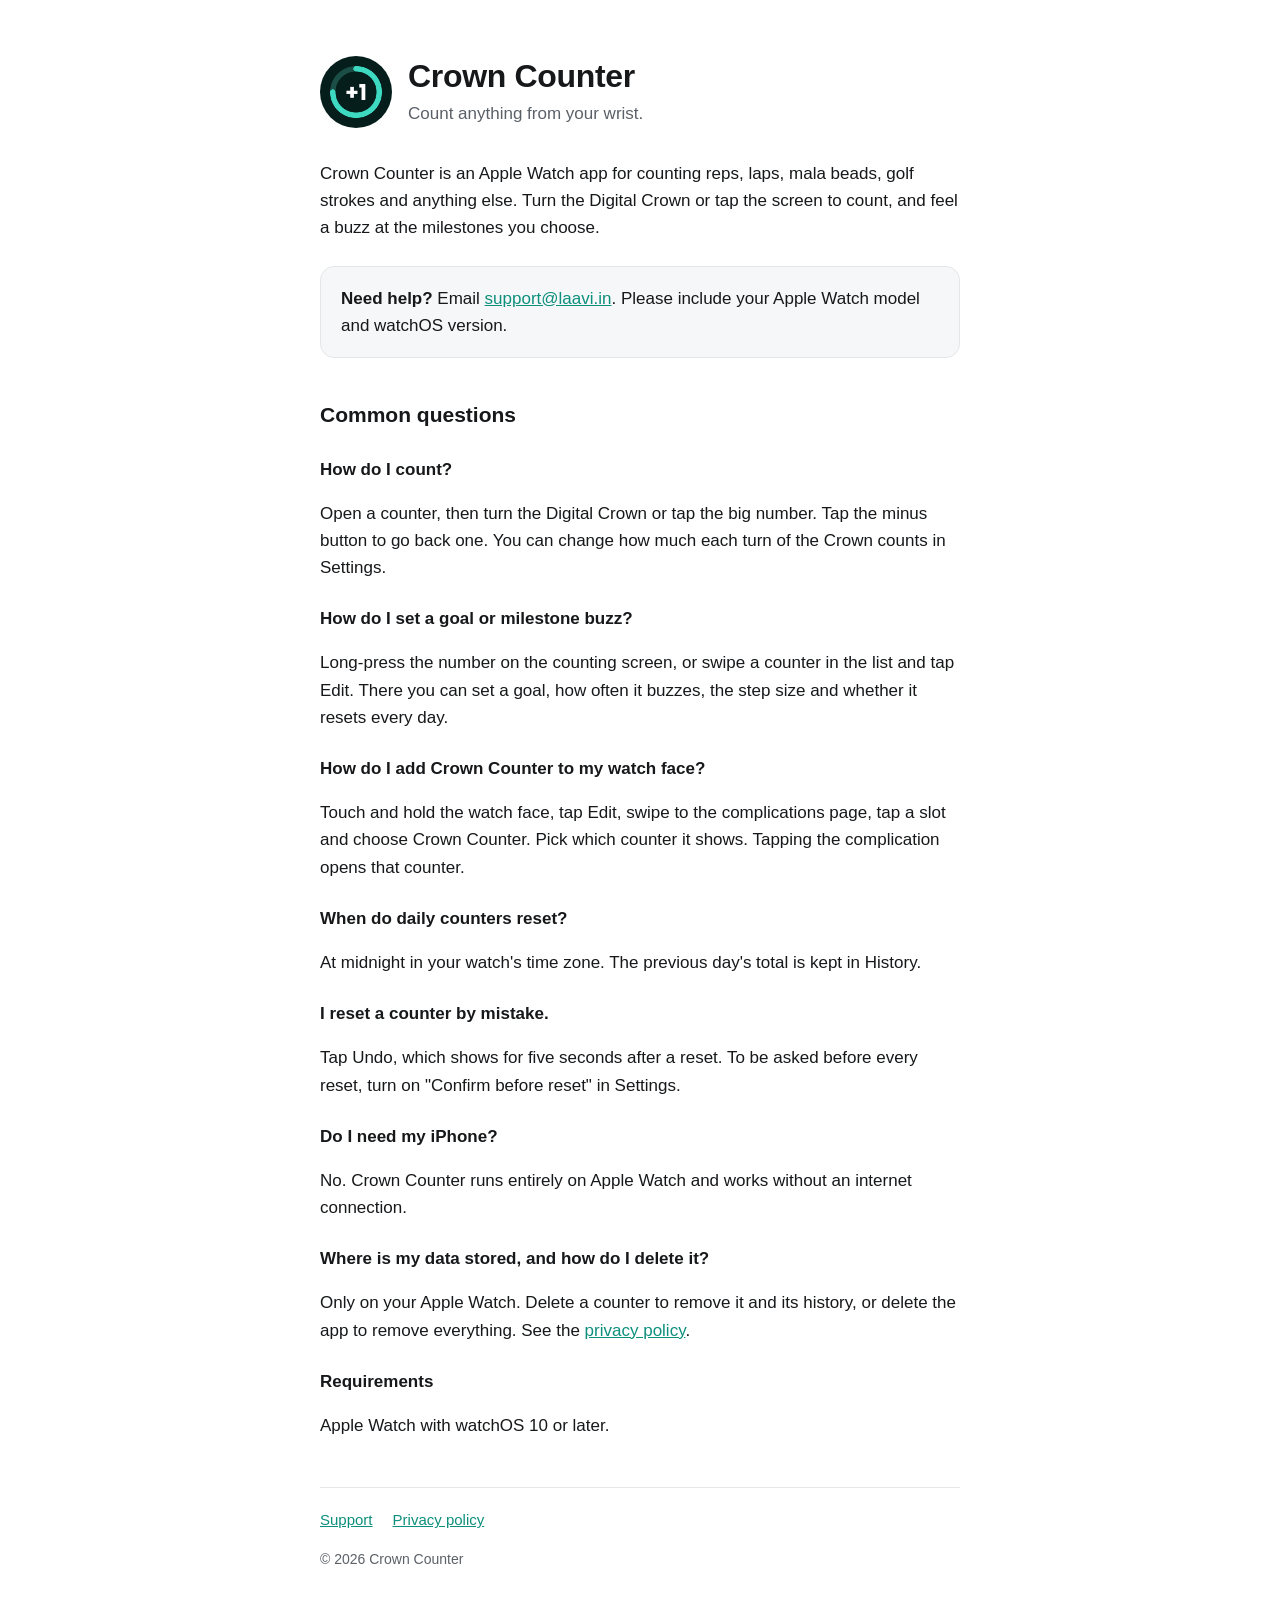
<file: index.html>
<!doctype html>
<html lang="en">
<head>
<meta charset="utf-8">
<meta name="viewport" content="width=device-width, initial-scale=1">
<title>Crown Counter — Support</title>
<meta name="description" content="Support for Crown Counter, the Apple Watch counter you can use without looking.">
<link rel="stylesheet" href="style.css">
<link rel="icon" href="icon.png">
</head>
<body>
<main>
  <header>
    <img src="icon.png" alt="">
    <div>
      <h1>Crown Counter</h1>
      <p class="tagline">Count anything from your wrist.</p>
    </div>
  </header>

  <p>Crown Counter is an Apple Watch app for counting reps, laps, mala beads, golf strokes and anything else. Turn the Digital Crown or tap the screen to count, and feel a buzz at the milestones you choose.</p>

  <div class="card">
    <p><strong>Need help?</strong> Email <a href="mailto:support@laavi.in?subject=Crown%20Counter%20support">support@laavi.in</a>. Please include your Apple Watch model and watchOS version.</p>
  </div>

  <h2>Common questions</h2>

  <h3>How do I count?</h3>
  <p>Open a counter, then turn the Digital Crown or tap the big number. Tap the minus button to go back one. You can change how much each turn of the Crown counts in Settings.</p>

  <h3>How do I set a goal or milestone buzz?</h3>
  <p>Long-press the number on the counting screen, or swipe a counter in the list and tap Edit. There you can set a goal, how often it buzzes, the step size and whether it resets every day.</p>

  <h3>How do I add Crown Counter to my watch face?</h3>
  <p>Touch and hold the watch face, tap Edit, swipe to the complications page, tap a slot and choose Crown Counter. Pick which counter it shows. Tapping the complication opens that counter.</p>

  <h3>When do daily counters reset?</h3>
  <p>At midnight in your watch's time zone. The previous day's total is kept in History.</p>

  <h3>I reset a counter by mistake.</h3>
  <p>Tap Undo, which shows for five seconds after a reset. To be asked before every reset, turn on "Confirm before reset" in Settings.</p>

  <h3>Do I need my iPhone?</h3>
  <p>No. Crown Counter runs entirely on Apple Watch and works without an internet connection.</p>

  <h3>Where is my data stored, and how do I delete it?</h3>
  <p>Only on your Apple Watch. Delete a counter to remove it and its history, or delete the app to remove everything. See the <a href="privacy.html">privacy policy</a>.</p>

  <h3>Requirements</h3>
  <p>Apple Watch with watchOS 10 or later.</p>

  <nav>
    <a href="index.html">Support</a>
    <a href="privacy.html">Privacy policy</a>
  </nav>
  <footer>© 2026 Crown Counter</footer>
</main>
</body>
</html>
</file>
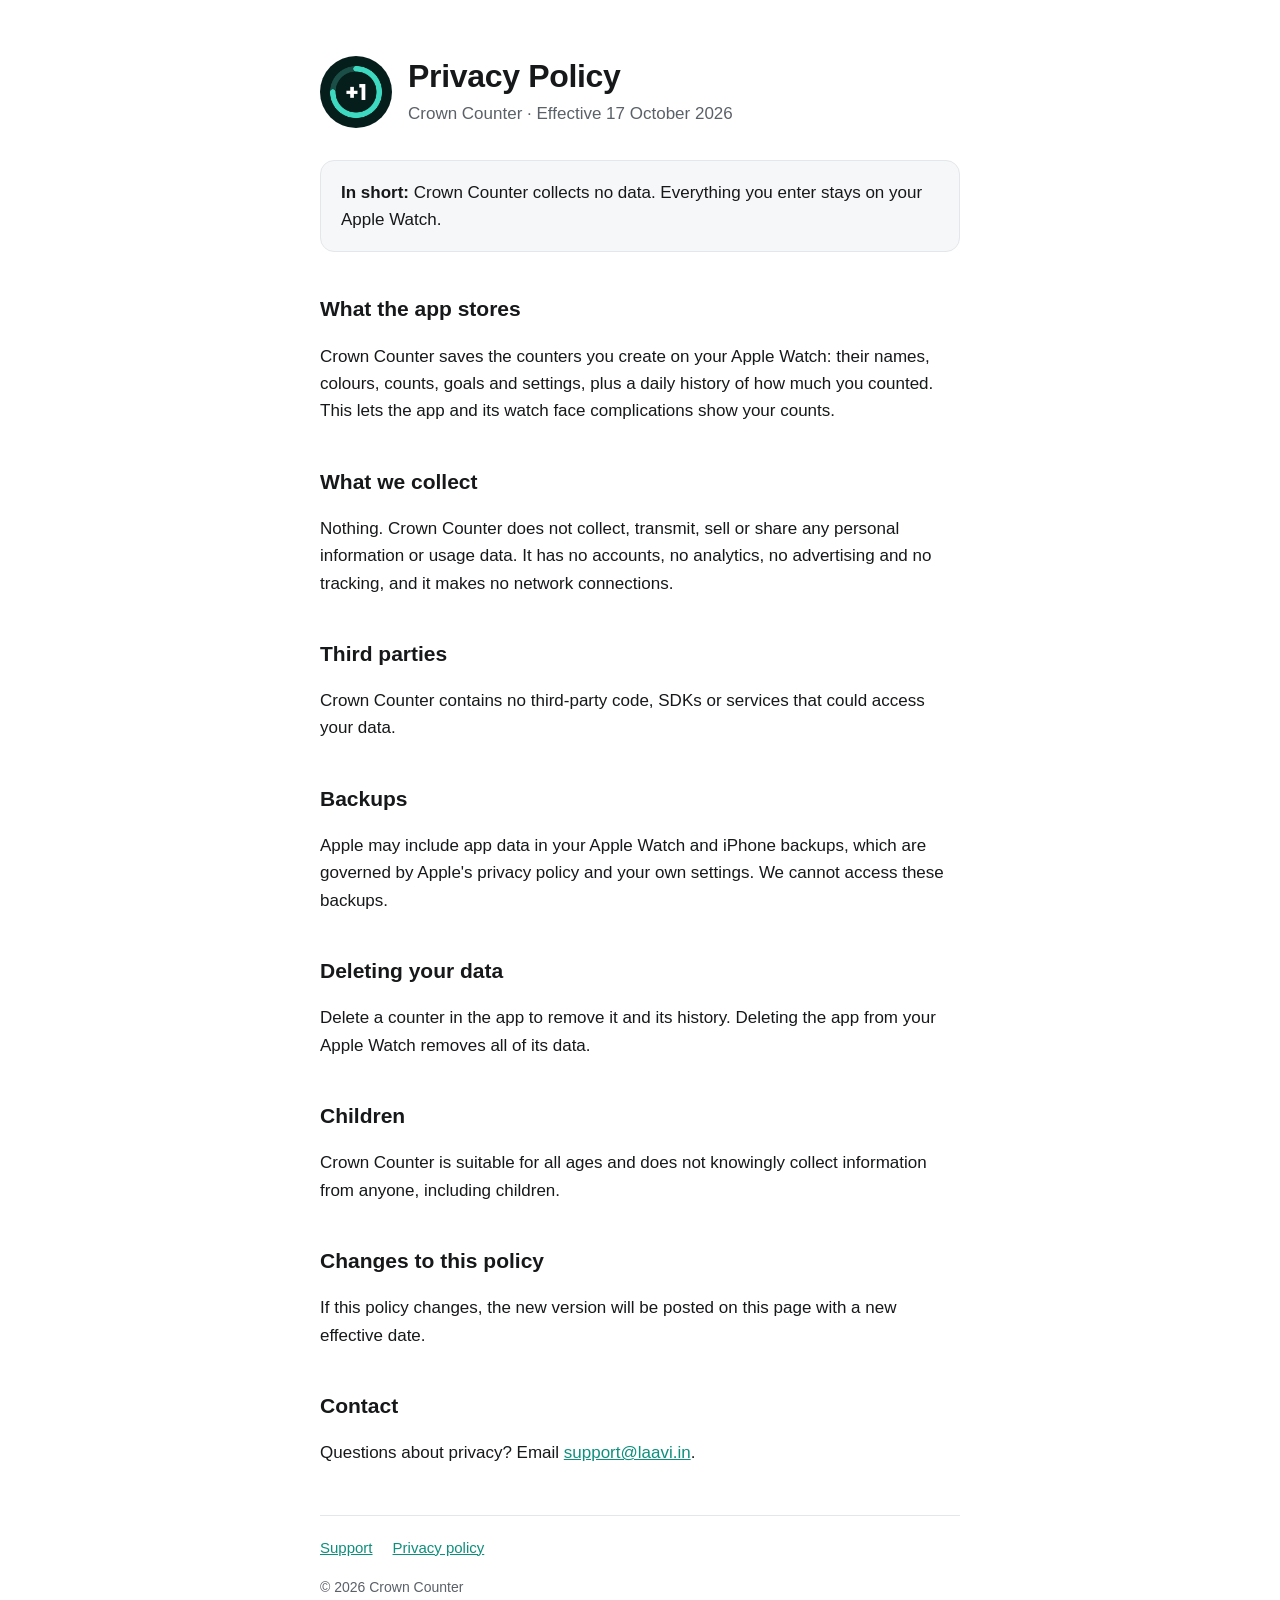
<file: privacy.html>
<!doctype html>
<html lang="en">
<head>
<meta charset="utf-8">
<meta name="viewport" content="width=device-width, initial-scale=1">
<title>Crown Counter — Privacy Policy</title>
<meta name="description" content="Crown Counter collects no data. Everything stays on your Apple Watch.">
<link rel="stylesheet" href="style.css">
<link rel="icon" href="icon.png">
</head>
<body>
<main>
  <header>
    <img src="icon.png" alt="">
    <div>
      <h1>Privacy Policy</h1>
      <p class="tagline">Crown Counter · Effective 17 October 2026</p>
    </div>
  </header>

  <div class="card">
    <p><strong>In short:</strong> Crown Counter collects no data. Everything you enter stays on your Apple Watch.</p>
  </div>

  <h2>What the app stores</h2>
  <p>Crown Counter saves the counters you create on your Apple Watch: their names, colours, counts, goals and settings, plus a daily history of how much you counted. This lets the app and its watch face complications show your counts.</p>

  <h2>What we collect</h2>
  <p>Nothing. Crown Counter does not collect, transmit, sell or share any personal information or usage data. It has no accounts, no analytics, no advertising and no tracking, and it makes no network connections.</p>

  <h2>Third parties</h2>
  <p>Crown Counter contains no third-party code, SDKs or services that could access your data.</p>

  <h2>Backups</h2>
  <p>Apple may include app data in your Apple Watch and iPhone backups, which are governed by Apple's privacy policy and your own settings. We cannot access these backups.</p>

  <h2>Deleting your data</h2>
  <p>Delete a counter in the app to remove it and its history. Deleting the app from your Apple Watch removes all of its data.</p>

  <h2>Children</h2>
  <p>Crown Counter is suitable for all ages and does not knowingly collect information from anyone, including children.</p>

  <h2>Changes to this policy</h2>
  <p>If this policy changes, the new version will be posted on this page with a new effective date.</p>

  <h2>Contact</h2>
  <p>Questions about privacy? Email <a href="mailto:support@laavi.in?subject=Crown%20Counter%20privacy">support@laavi.in</a>.</p>

  <nav>
    <a href="index.html">Support</a>
    <a href="privacy.html">Privacy policy</a>
  </nav>
  <footer>© 2026 Crown Counter</footer>
</main>
</body>
</html>
</file>
<file: style.css>
:root {
  --bg: #ffffff;
  --text: #16181a;
  --muted: #5b6168;
  --line: #e4e7ea;
  --card: #f5f7f8;
  --accent: #0d8f7c;
  color-scheme: light dark;
}
@media (prefers-color-scheme: dark) {
  :root {
    --bg: #0b0d0e;
    --text: #f2f4f5;
    --muted: #a1a7ad;
    --line: #23282c;
    --card: #15191b;
    --accent: #3dd9c1;
  }
}
* { box-sizing: border-box; }
body {
  margin: 0;
  background: var(--bg);
  color: var(--text);
  font: 17px/1.6 -apple-system, BlinkMacSystemFont, "SF Pro Text", "Helvetica Neue", Helvetica, Arial, sans-serif;
  -webkit-text-size-adjust: 100%;
}
main { max-width: 680px; margin: 0 auto; padding: 56px 20px 72px; }
header { display: flex; align-items: center; gap: 16px; margin-bottom: 32px; }
header img { width: 72px; height: 72px; border-radius: 50%; }
h1 { font-size: 32px; line-height: 1.2; margin: 0; letter-spacing: -0.01em; }
.tagline { margin: 4px 0 0; color: var(--muted); }
h2 { font-size: 21px; margin: 40px 0 8px; }
h3 { font-size: 17px; margin: 24px 0 4px; }
p, li { color: var(--text); }
.muted { color: var(--muted); }
a { color: var(--accent); }
ul { padding-left: 22px; }
.card { background: var(--card); border: 1px solid var(--line); border-radius: 14px; padding: 18px 20px; margin: 24px 0; }
.card p { margin: 0; }
nav { display: flex; gap: 20px; margin-top: 48px; padding-top: 20px; border-top: 1px solid var(--line); font-size: 15px; }
footer { margin-top: 16px; font-size: 14px; color: var(--muted); }
</file>
